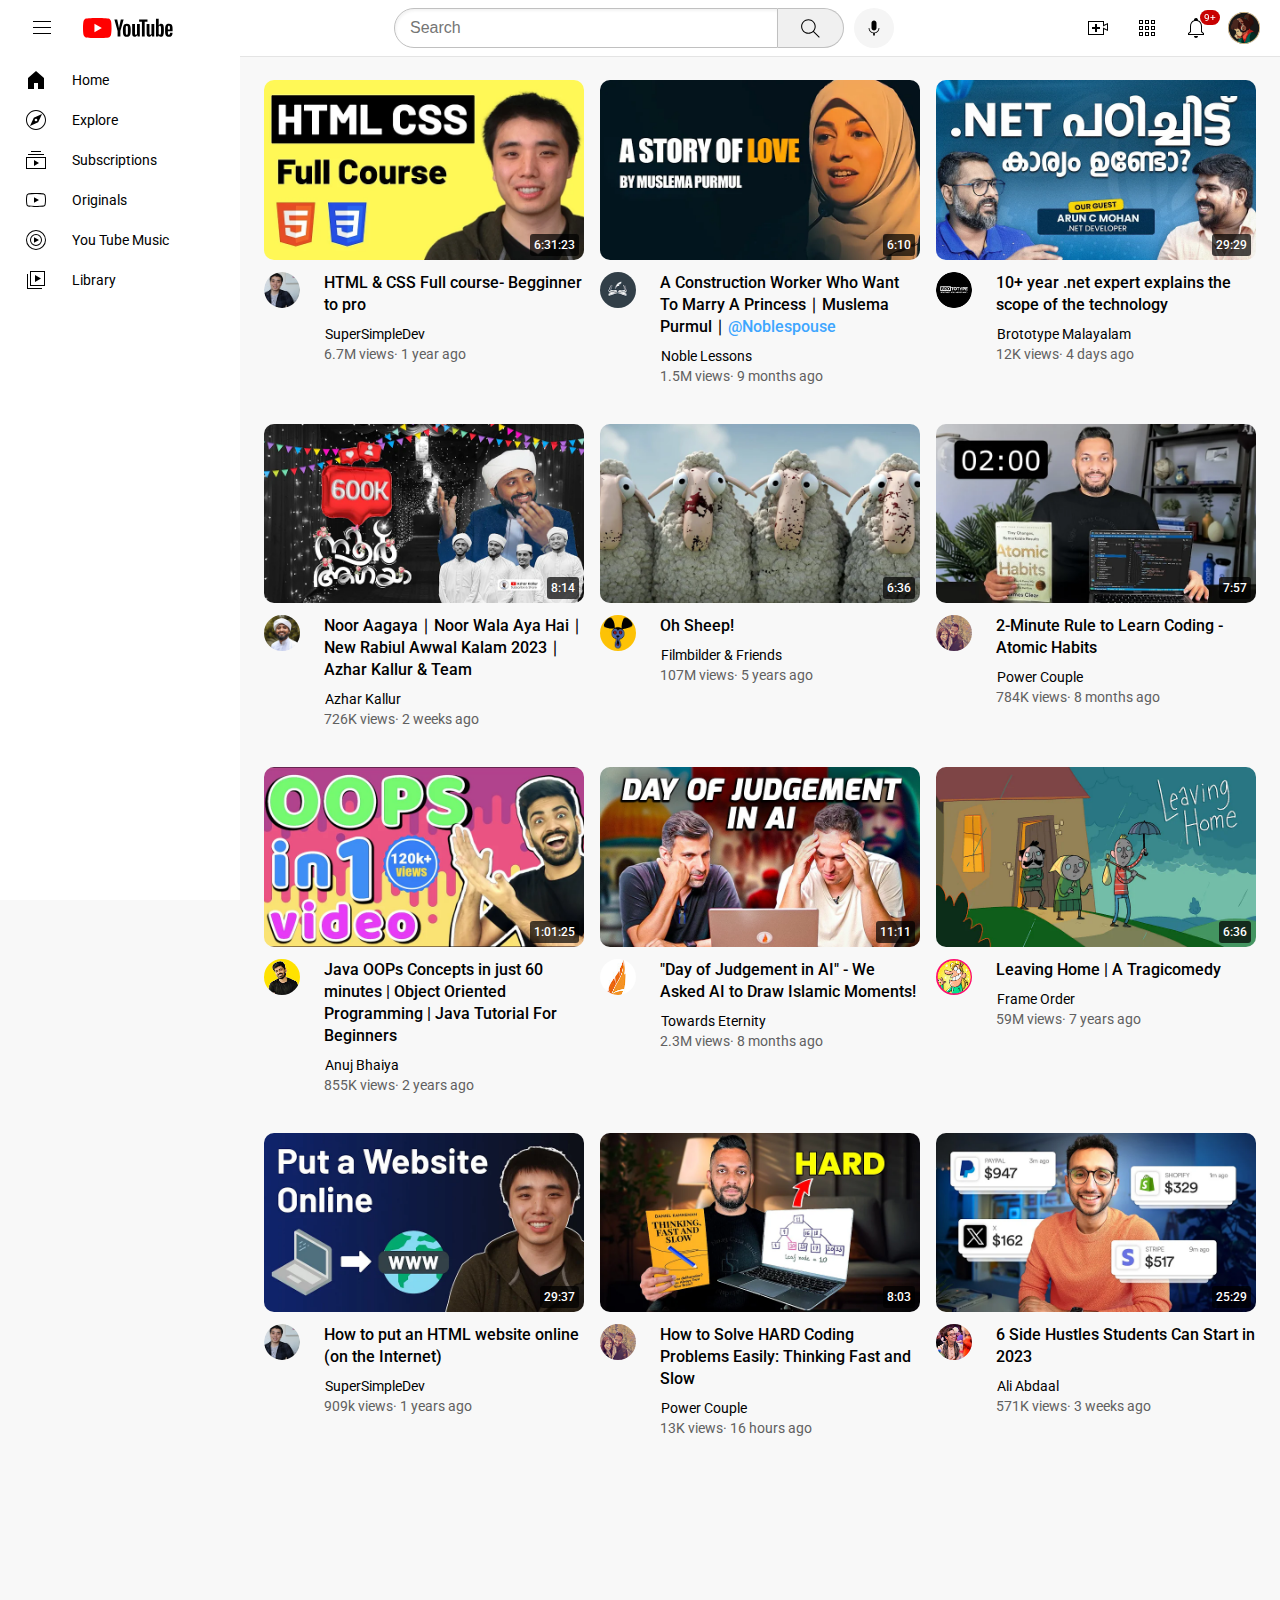
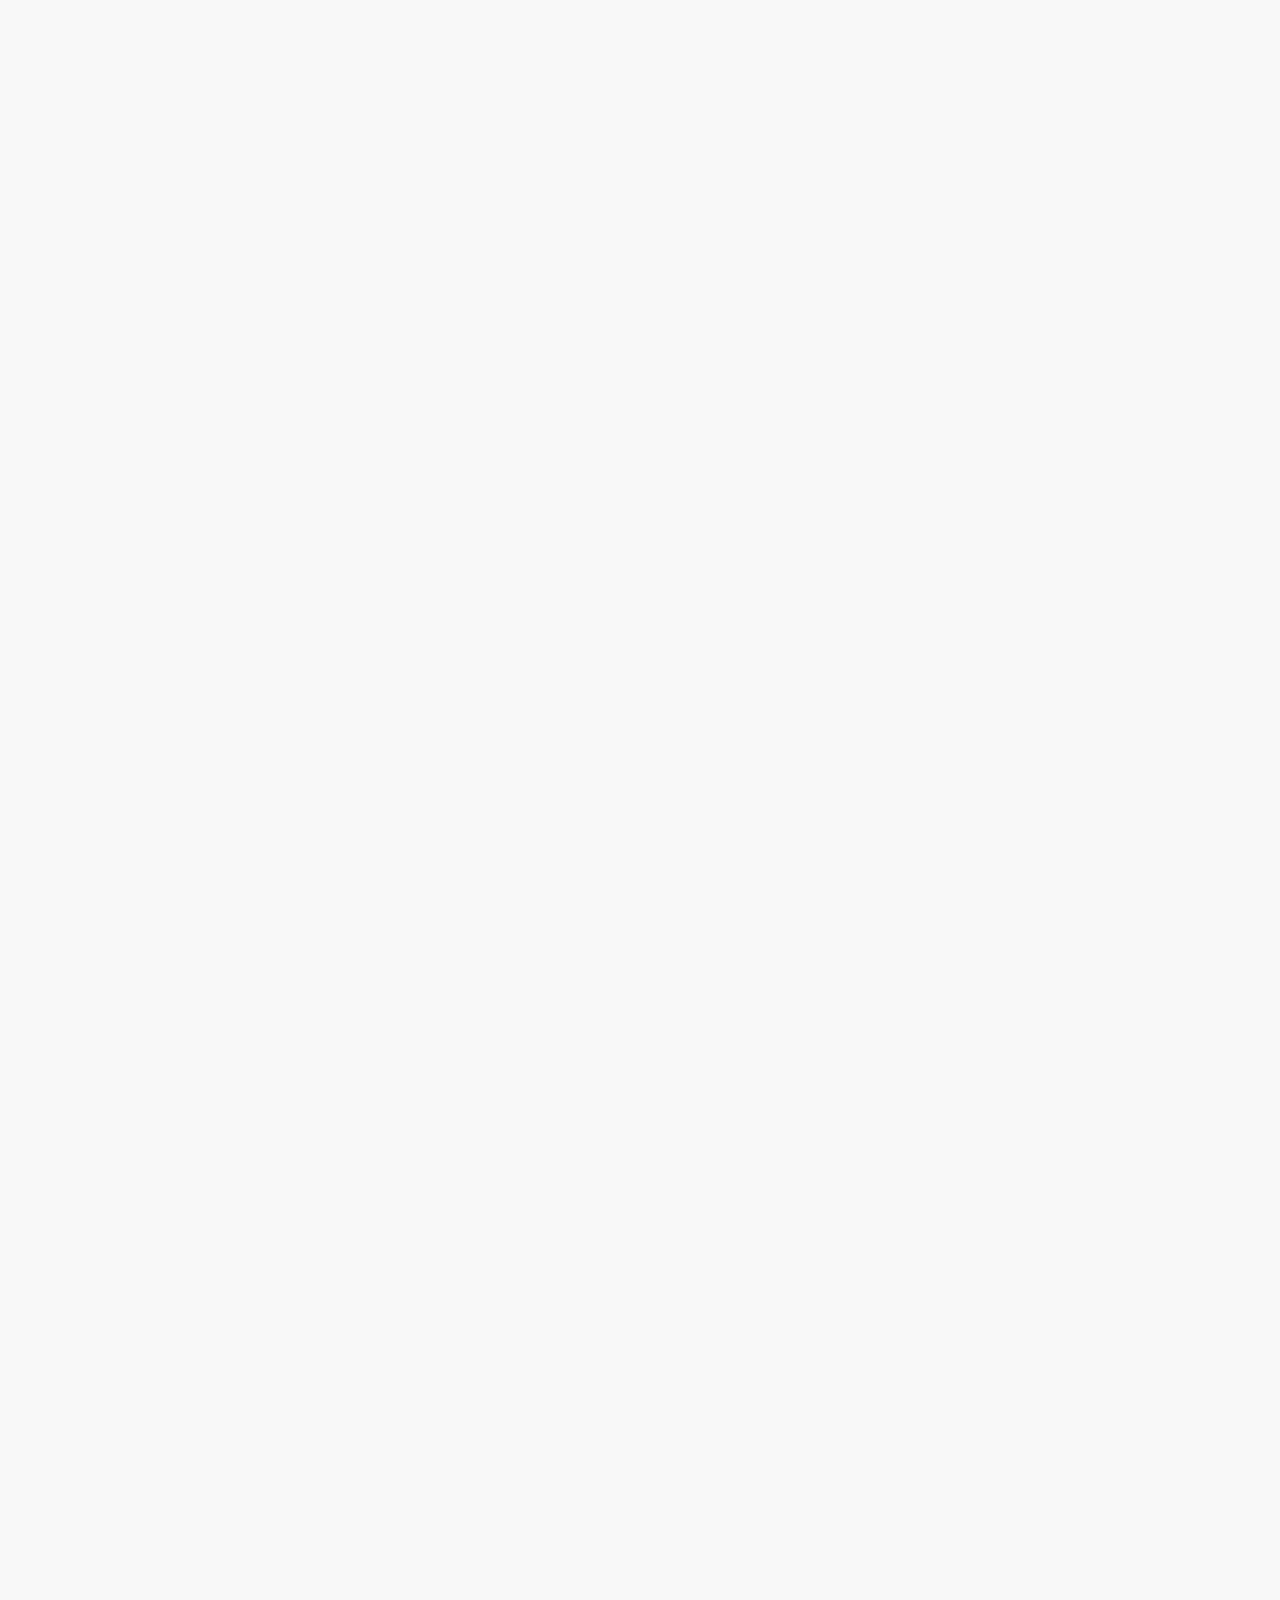
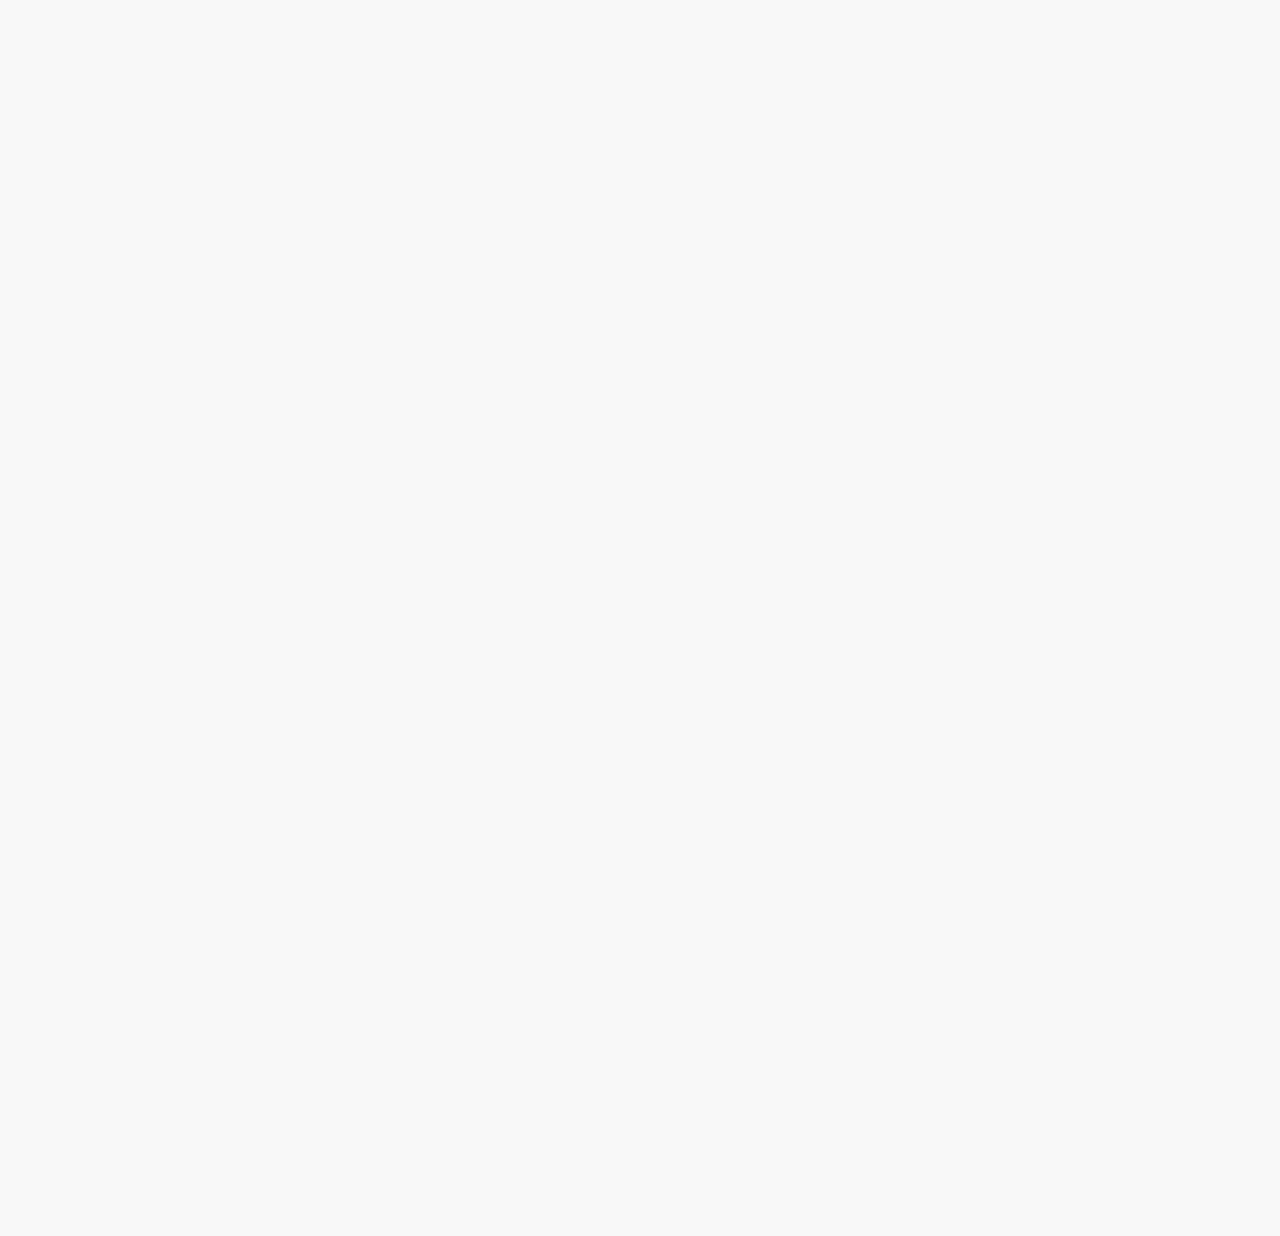
<file: index.html>
<!DOCTYPE html>
<html>
  <head>
    <meta charset="UTF-8">
    <meta name="viewport" content="width=device-width, initial-scale=1.0">
    <meta name="keyword" content="HTML,CSS,sample YouTube homepage">
    <meta name="author" content="Fathima Sakkiya">
    <title>YouTube clone sample.com </title>

    <link rel="preconnect" href="https://fonts.googleapis.com">
<link rel="preconnect" href="https://fonts.gstatic.com" crossorigin>
<link href="https://fonts.googleapis.com/css2?family=Roboto:wght@400;500;700&display=swap" rel="stylesheet">

   <link rel="stylesheet" href="styles-youtube/general.css">
   <link rel="stylesheet" href="styles-youtube/header.css">
   <link rel="stylesheet" href="styles-youtube/video.css">
   <link rel="stylesheet" href="styles-youtube/sidebar.css">
  </head>
  
  <body >
    <div class="Exceirs-YouTube">

    <header class="header">
      <div class="left-section">
        <button class="humburger-menu-container">
          <img class="humburger-menu" src="icons/menu-bar.svg">
        </button>
        
        
        <!--put position absolute inside positon relative -->
        <a href="https://www.youtube.com/">
          <div class="youtube-logo-container">
            <img class="youtube-logo" src="icons/youtube-logo.svg">
            <div class="tooltip">YouTube Home</div>
          </div>
          
        </a>
        <!--comments closed-->

      </div>
      <div class="middle-section" >
        <input class="search-bar" type="text" placeholder="Search">
        <button class="search-button">
          <img class="search-icon" src="icons/search.svg" >
          <div class="tooltip">Search</div>
        </button>
        <!--put position absolute inside positon relative -->
        <button class="voice-search-button">
          <img class="voice-search-icon" src="icons/voice-search-icon.svg" >
          <div class="tooltip">Search with your voice</div>
        </button>
        <!--comments-->
      </div>
      <div  class="right-section">
        <div class="upload-icon-container">
          <img class="upload-icon" src="icons/upload.svg">
          <div class="tooltip">Create</div>
        </div>
        <div class="youtube-apps-container">
          <img class="youtube-apps-icon" src="icons/youtube-apps.svg">
          <div class="tooltip">YouTube Apps</div>
        </div>
        
        <div class="notifications-icon-container">
          
          <img  class="notifications-icon" src="icons/notifications.svg">
          <div class="tooltip">Notifications</div>
          <div class="notifications-count">9+</div>
        </div>
        
        <img class="current-user-pic" src="channel-img/profile-yt.jpg">
      </div>
      
    </header>
      
    <nav class="sidebar">
      <div class="sidebar-link">
        <img src="icons/home.svg">
        <div class="sidebar-icon-name">Home</div>
      </div>
      <div class="sidebar-link">
        <img src="icons/explore.svg">
        <div class="sidebar-icon-name" >Explore</div>
      </div>
      <div class="sidebar-link">
        <img src="icons/subscriptions.svg">
        <div class="sidebar-icon-name">Subscriptions</div>
      </div>
      <div class="sidebar-link">
        <img src="icons/originals.svg">
        <div class="sidebar-icon-name" >Originals</div>
      </div>
      <div class="sidebar-link">
        <img src="icons/youtube-music.svg">
        <div class="sidebar-icon-name" >You Tube Music</div>
      </div>
      <div class="sidebar-link">
        <img src="icons/library.svg">
        <div class="sidebar-icon-name">Library</div>
        
      </div>
   

    </nav>
  <main>
    <section class="video-grid">

      <div class="video-preview">
        <div class="thumbnail-row">
          <a href="https://youtu.be/G3e-cpL7ofc?si=dAtR6Ly57txQZwmR">
            <img class="thumbnail" src="thumbnails/super simple 1.webp ";>
          </a>

          <div class="video-time"> 6:31:23 </div>
        </div>


        <div class="channel-info-grid">

          <div class="channel-picture">
            <a href="https://www.youtube.com/@SuperSimpleDev">
              <img class="profile-picture" src="channel-img/simple-channel-1.jpg" ></a>
          </div>

        <div class="video-info">
          <p class="video-title">
           <a href="https://youtu.be/G3e-cpL7ofc?si=dAtR6Ly57txQZwmR">
            HTML &amp; CSS Full course&#45; Begginner to pro</a> 
          </p>
      
          <p class="video-author">
            <a href="https://www.youtube.com/@SuperSimpleDev">
              SuperSimpleDev
            </a>
          </p>
      
          <P class="video-stats">
            6.7M views&#183; 1 year ago
          </P>

        </div>
        
        </div>
        
      </div>

      <div class="video-preview">
        <div class="thumbnail-row">
          <a href="https://youtu.be/qNEKkmrOSyg?si=mNLbjndTtbACgZ30">
            <img class="thumbnail" src="thumbnails/story of thumbnail 2.webp ";>
          </a>
          <div class="video-time"> 6:10 </div>
        </div>


        <div class="channel-info-grid">

          <div class="channel-picture">
            <a href="https://www.youtube.com/@Noblelessons">
              <img class="profile-picture" src="channel-img/channel-picture-2-love.jpg" >
            </a>
          </div>

        <div class="video-info">
          <p class="video-title">
            <a href="https://youtu.be/qNEKkmrOSyg?si=mNLbjndTtbACgZ30">
              A Construction Worker Who Want To Marry A Princess &#8739; Muslema Purmul &#8739;
            </a> <a href="https://www.youtube.com/@Noblespouse"> <span class="noblespouse"> @Noblespouse </span></a>
          </p>
      
          <p class="video-author">
            <a href="https://www.youtube.com/@Noblelessons">Noble Lessons</a>
          </p>
      
          <P class="video-stats">
            1.5M views&#183; 9 months ago
          </P>

        </div>
        
        </div>
        
      </div>

      <div class="video-preview">
        <div class="thumbnail-row">
          <a href="https://youtu.be/qA13mPWmSOk?si=LmSheNiW_Wjed7RJ">
            <img class="thumbnail" src="thumbnails/net brototype 3.webp ";>
          </a>
          <div class="video-time"> 29:29 </div>
        </div>


        <div class="channel-info-grid">

          <div class="channel-picture">
            <a href="https://www.youtube.com/@BrototypeMalayalam">
              <img class="profile-picture" src="channel-img/channel-pic-2-brototype.jpg" >
            </a>
          </div>

        <div class="video-info">
          <p class="video-title">
            <a href="https://youtu.be/qA13mPWmSOk?si=LmSheNiW_Wjed7RJ">
              10&#43; year .net expert explains the scope of the technology
            </a>
          </p>
      
          <p class="video-author">
            
            <a href="https://www.youtube.com/@BrototypeMalayalam">

              Brototype Malayalam
            </a>

          </p>
      
          <P class="video-stats">
             12K views&#183;  4 days ago
          </P>

        </div>
        
        </div>
        
      </div>

      <div class="video-preview">
        <div class="thumbnail-row">
          <a href="https://youtu.be/rfasJx0Lo94?si=NZeavdXzA1iKu6aL">
            <img class="thumbnail" src="thumbnails/azhar 4.webp ";>
          </a>
          
          <div class="video-time"> 8:14 </div>
        </div>


        <div class="channel-info-grid">

          <div class="channel-picture">
            <a href="https://www.youtube.com/@azhar_kallur">
              <img class="profile-picture" src="channel-img/channel-pic-4-azhar.jpg" >
            </a>
          </div>

        <div class="video-info">
          <p class="video-title">
            <a href="https://youtu.be/rfasJx0Lo94?si=NZeavdXzA1iKu6aL">
              Noor Aagaya &#8739; Noor Wala Aya Hai &#8739; New Rabiul Awwal Kalam 2023 &#8739; Azhar Kallur &amp; Team
            </a>
            
          </p>
      
          <p class="video-author">
            <a href="https://www.youtube.com/@azhar_kallur">Azhar Kallur</a>
          </p>
      
          <P class="video-stats">
             726K views&#183; 2 weeks ago
          </P>

        </div>
        
        </div>
        
      </div>

      <div class="video-preview">
        <div class="thumbnail-row">
          <a href="https://youtu.be/sY5MmhLQBng?si=DZruZsVz-9sCNR1y">
            <img class="thumbnail" src="thumbnails/oh sheep 5.webp ";>
          </a>
          
          <div class="video-time"> 6:36 </div>
        </div>


        <div class="channel-info-grid">

          <div class="channel-picture">
            <a href="https://www.youtube.com/@filmbilder">
              <img class="profile-picture" src="channel-img/channel-pic-5-oh-sheep.jpg" >
            </a>
          </div>

        <div class="video-info">
          <p class="video-title">
            <a href="https://youtu.be/sY5MmhLQBng?si=DZruZsVz-9sCNR1y">Oh Sheep!</a>
          </p>
      
          <p class="video-author">
            
            <a href="https://www.youtube.com/@filmbilder">Filmbilder & Friends</a>
          </p>
      
          <P class="video-stats">
             107M views&#183; 5 years ago
          </P>

        </div>
        
        </div>
        
      </div>

      <div class="video-preview">
        <div class="thumbnail-row">
          <a href="https://youtu.be/25RdTDN2Trg?si=Cnbe5jwpaAMyYQXh">
            <img class="thumbnail" src="thumbnails/power couple 6.webp ";>
          </a>
          <div class="video-time"> 7:57 </div>
        </div>


        <div class="channel-info-grid">

          <div class="channel-picture">
            <a href="https://www.youtube.com/@Power_Couple">
              <img class="profile-picture" src="channel-img/channel-pic-6-powercouple.jpg"; >
            </a>
          </div>

        <div class="video-info">
          <p class="video-title">
            <a href="https://youtu.be/25RdTDN2Trg?si=Cnbe5jwpaAMyYQXh">
              2-Minute Rule to Learn Coding - Atomic Habits
            </a>
          </p>
      
          <p class="video-author">
          <a href="https://www.youtube.com/@Power_Couple">
            Power Couple
          </a> 
          </p>
      
          <P class="video-stats">
            784K views&#183;  8 months ago
          </P>

        </div>
        
        </div>
        
      </div>

      <div class="video-preview">
        <div class="thumbnail-row">
          <a href="https://youtu.be/a199KZGMNxk?si=rZs6akWtglWHZSCa">
            <img class="thumbnail" src="thumbnails/opps-7.webp ";>
          </a>
          
          <div class="video-time"> 1:01:25 </div>
        </div>


        <div class="channel-info-grid">

          <div class="channel-picture">
            <a href="https://www.youtube.com/@AnujBhaiya">
              <img class="profile-picture" src="channel-img/channel-pic-7-opps.jpg"; >
            </a>
          </div>

        <div class="video-info">
          <p class="video-title">
            <a href="https://youtu.be/a199KZGMNxk?si=rZs6akWtglWHZSCa">
              Java OOPs Concepts in just 60 minutes | Object Oriented Programming | Java Tutorial For Beginners
            </a>
          </p>
      
          <p class="video-author">
            <a href="https://www.youtube.com/@AnujBhaiya">Anuj Bhaiya</a>

          </p>
      
          <P class="video-stats">
             855K views&#183;  2 years ago
          </P>

        </div>
        
        </div>
        
      </div>

      <div class="video-preview">
        <div class="thumbnail-row">
          <a href="https://youtu.be/EZB9VWib2WE?si=UECELo0RRVyOg8P0">
            <img class="thumbnail" src="thumbnails/towards-8.webp ";>
          </a>
          <div class="video-time"> 11:11 </div>
        </div>


        <div class="channel-info-grid">

          <div class="channel-picture">
            <a href="https://www.youtube.com/@TowardsEternity">
              <img class="profile-picture" src="channel-img/channel-pic-8.jpg"; >
            </a>
          </div>

        <div class="video-info">
          <p class="video-title">
           <a href="https://youtu.be/EZB9VWib2WE?si=UECELo0RRVyOg8P0">
            "Day of Judgement in AI" - We Asked AI to Draw Islamic Moments!
           </a>
          </p>
      
          <p class="video-author">
            <a href="https://www.youtube.com/@TowardsEternity">
              Towards Eternity
            </a>


          </p>
      
          <P class="video-stats">
              2.3M views&#183;  8 months ago
          </P>

        </div>
        
        </div>
        
      </div>

      <div class="video-preview">
        <div class="thumbnail-row">
          <a href="https://youtu.be/nTB61iR6cVQ?si=7ixU7VoeyFRy7syq">
            <img class="thumbnail" src="thumbnails/leaving-9.webp ";>
          </a>
          
          <div class="video-time"> 6:36 </div>
        </div>


        <div class="channel-info-grid">

          <div class="channel-picture">
            <a href="https://www.youtube.com/@frameorder">
              <img class="profile-picture" src="channel-img/channel-pic-9.jpg"; >
            </a>
          </div>

        <div class="video-info">
          <p class="video-title">
            <a href="https://youtu.be/nTB61iR6cVQ?si=7ixU7VoeyFRy7syq">
              Leaving Home | A Tragicomedy
            </a>
          </p>
      
          <p class="video-author">
           <a href="https://www.youtube.com/@frameorder">
          Frame Order
           </a>
          </p>
      
          <P class="video-stats">
               59M views&#183;  7 years ago
          </P>

        </div>
        
        </div>
        
      </div>

      <div class="video-preview">
        <div class="thumbnail-row">
          <a href="https://youtu.be/p1QU3kLFPdg?si=t10Ok_b3tKhFN7qf">
            <img class="thumbnail" src="thumbnails/host-10-supersimple.webp ";>
          </a>
          
          <div class="video-time"> 29:37 </div>
        </div>


        <div class="channel-info-grid">

          <div class="channel-picture">
            <a href="https://www.youtube.com/@SuperSimpleDev">
              <img class="profile-picture" src="channel-img/simple-channel-1.jpg" ></a>
          </div>

        <div class="video-info">
          <p class="video-title">
            <a href="https://youtu.be/p1QU3kLFPdg?si=t10Ok_b3tKhFN7qf">
              How to put an HTML website online (on the Internet)
            </a>
          </p>
      
          <p class="video-author">
            <a href="https://www.youtube.com/@SuperSimpleDev">
              SuperSimpleDev
            </a>
          </p>
      
          <P class="video-stats">
               909k views&#183;  1 years ago
          </P>

        </div>
        
        </div>
        
      </div>

      <div class="video-preview">
        <div class="thumbnail-row">
          <a href="https://youtu.be/43i7fk4V74s?si=uVqTCj9bYQKxgvOC">
            <img class="thumbnail" src="thumbnails/power-11.webp ";>
          </a>
          <div class="video-time"> 8:03 </div>
        </div>


        <div class="channel-info-grid">

          <div class="channel-picture">
            <a href="https://www.youtube.com/@Power_Couple">
              <img class="profile-picture" src="channel-img/channel-pic-6-powercouple.jpg"; >
            </a>
          </div>

        <div class="video-info">
          <p class="video-title">
            <a href="https://youtu.be/43i7fk4V74s?si=uVqTCj9bYQKxgvOC">
              How to Solve HARD Coding Problems Easily: Thinking Fast and Slow
            </a>
          </p>
      
          <p class="video-author">
          <a href="https://www.youtube.com/@Power_Couple">
            Power Couple
          </a> 
          </p>
      
          <P class="video-stats">
            13K views&#183;  16 hours ago
          </P>

        </div>
        
        </div>
        
      </div>

      <div class="video-preview">
        <div class="thumbnail-row">
          <a href="https://youtu.be/-ZscZv-IMyI?si=b8pv1n-xsldPWTMf">
            <img class="thumbnail" src="thumbnails/ali-12.webp ";>
          </a>
          <div class="video-time"> 25:29 </div>
        </div>


        <div class="channel-info-grid">

          <div class="channel-picture">
            <a href="https://www.youtube.com/@aliabdaal">
              <img class="profile-picture" src="channel-img/aliabdal.jpg"; >
            </a>
          </div>

        <div class="video-info">
          <p class="video-title">
            <a href="https://youtu.be/-ZscZv-IMyI?si=b8pv1n-xsldPWTMf">
              6 Side Hustles Students Can Start in 2023
            </a>
          </p>
      
          <p class="video-author">
          <a href="https://www.youtube.com/@aliabdaal">
            Ali Abdaal
          </a> 
          </p>
      
          <P class="video-stats">
              571K views&#183;  3 weeks ago
          </P>

        </div>
        
        </div>
        
      </div>


    </section>
  </main>

</div>
      
  </body>
</html>
</file>
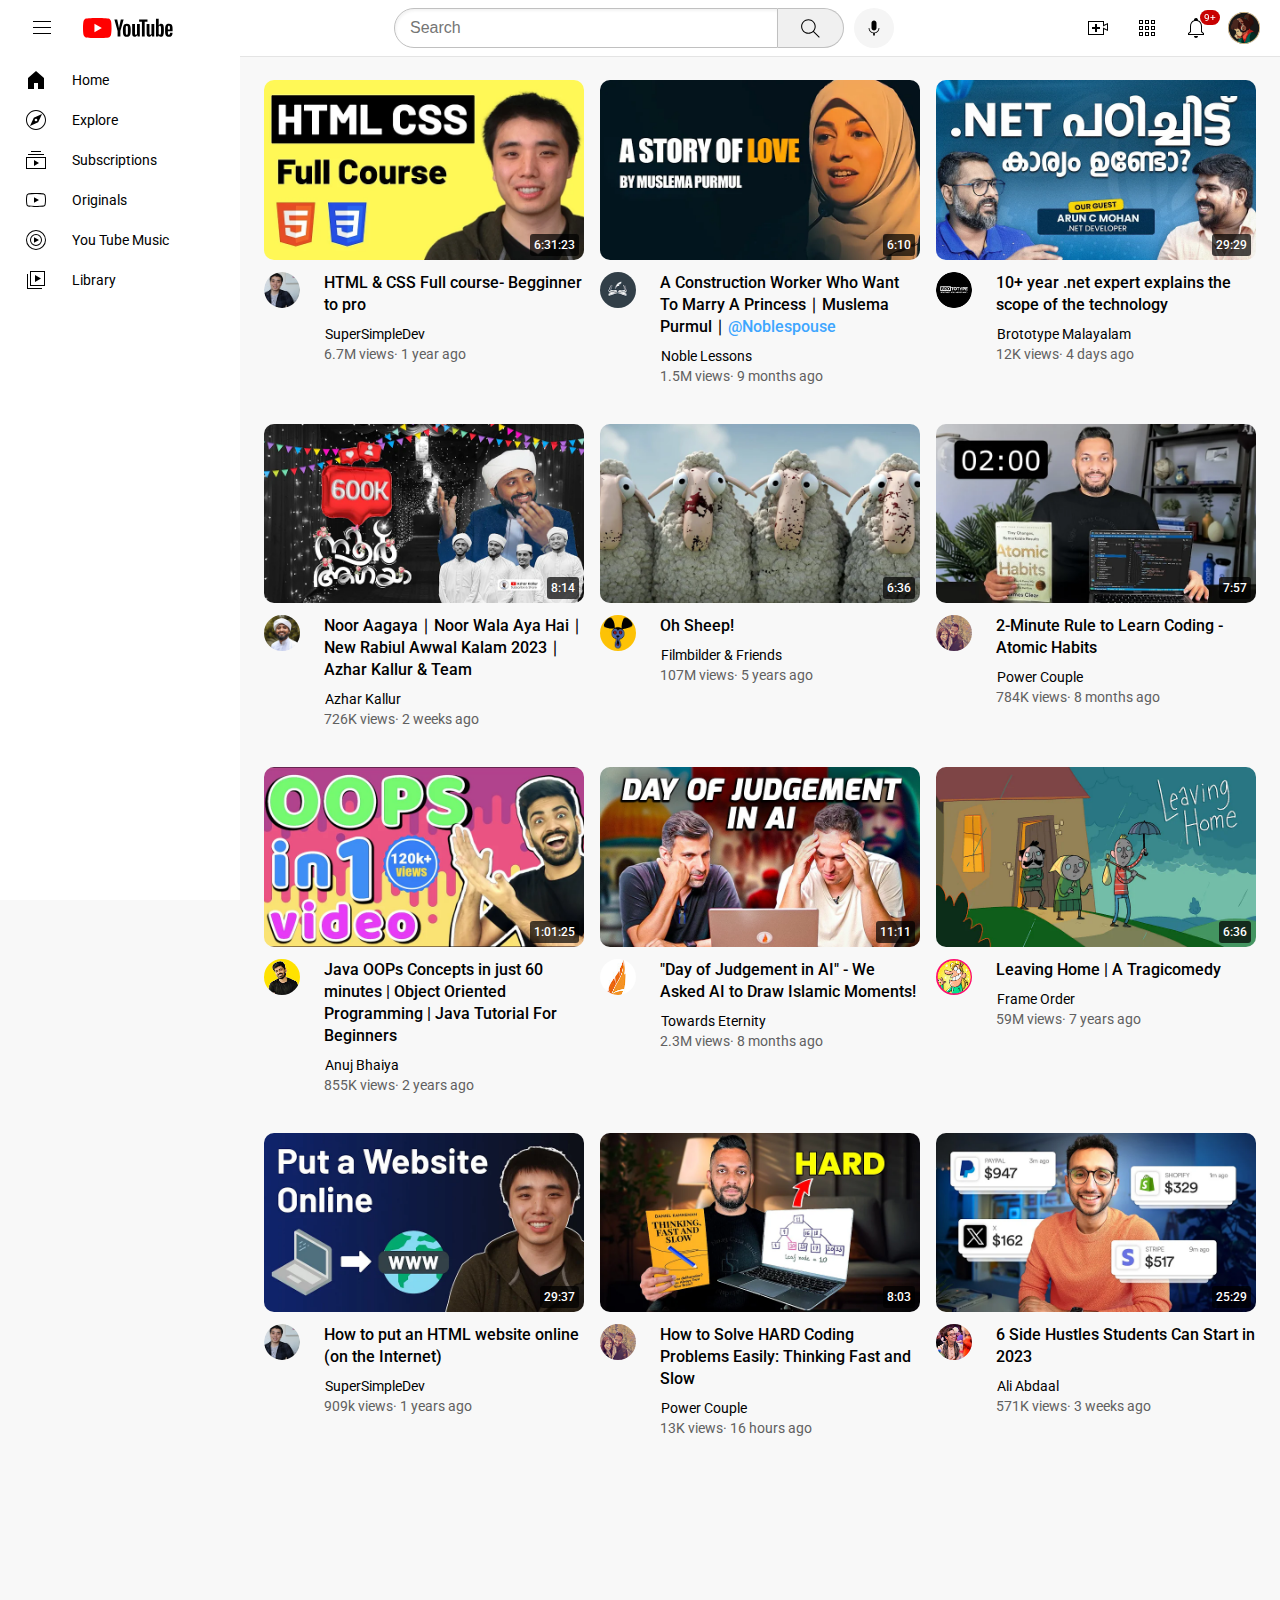
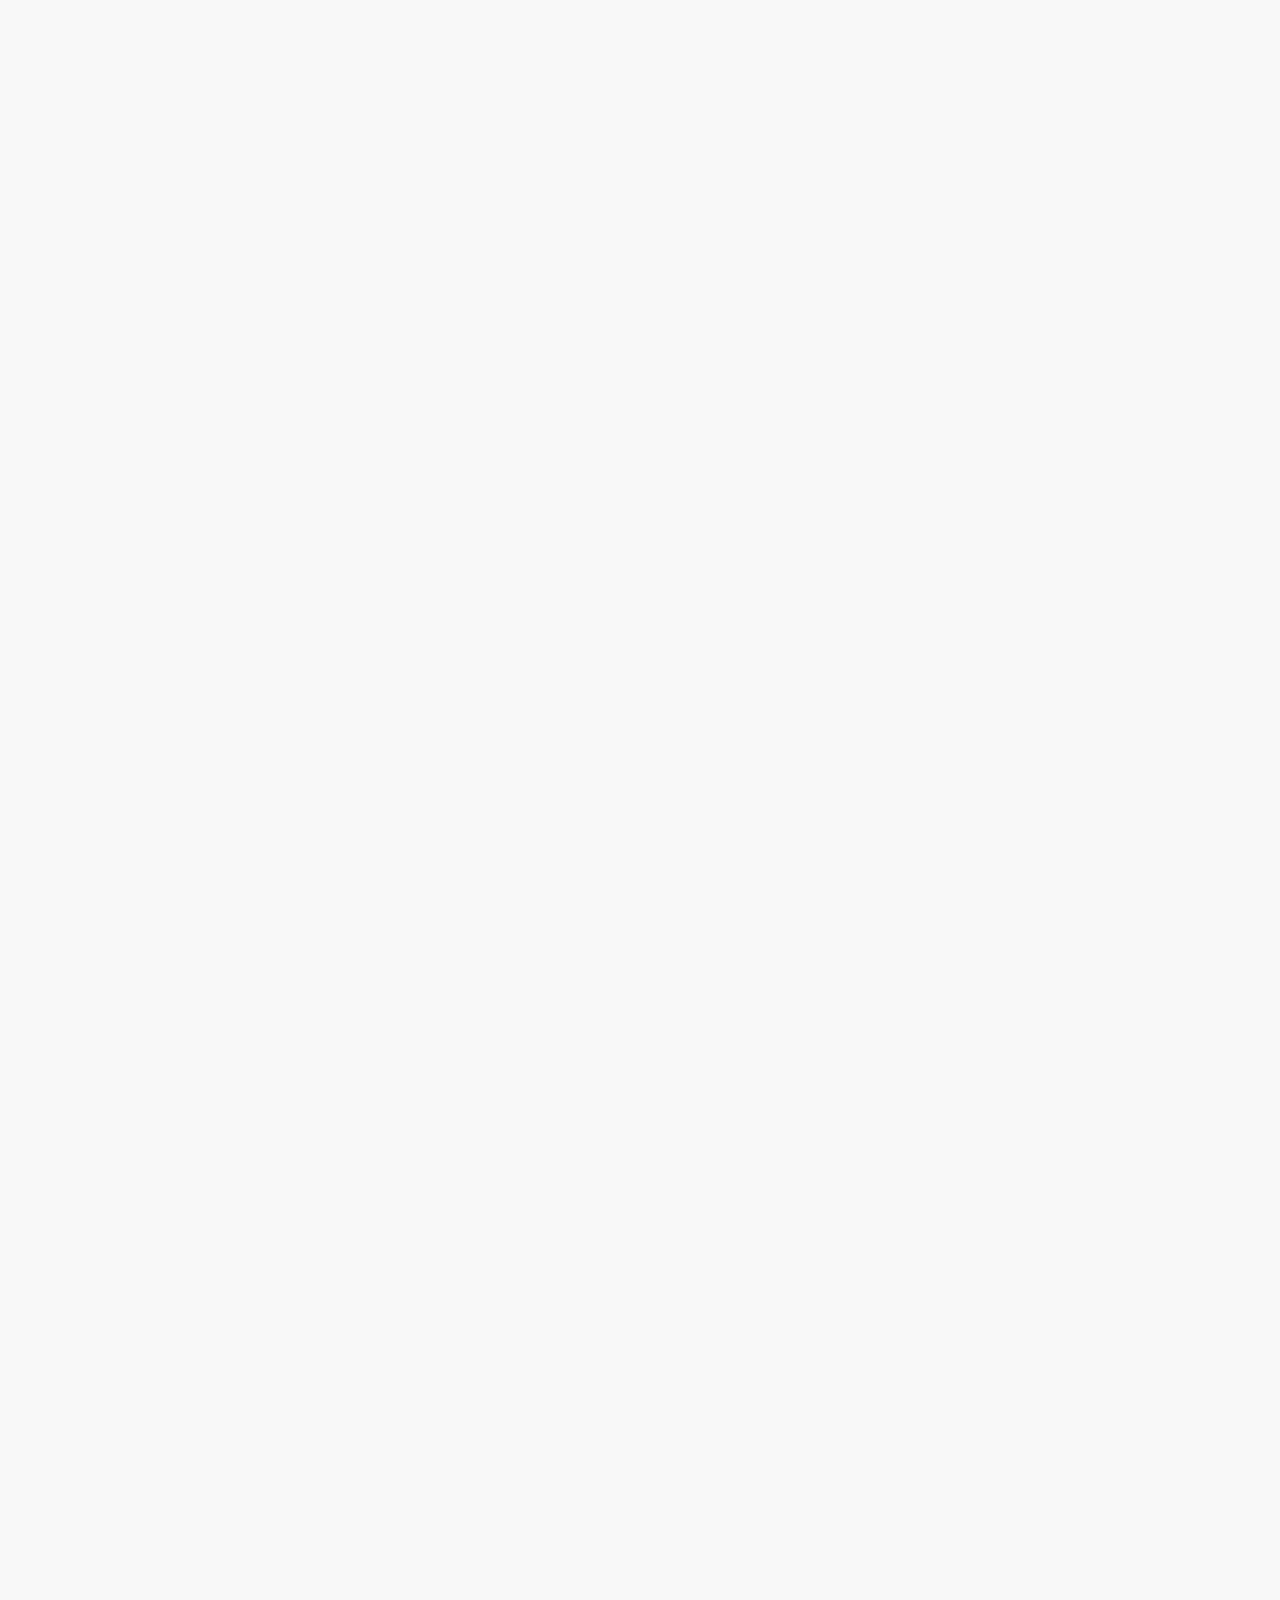
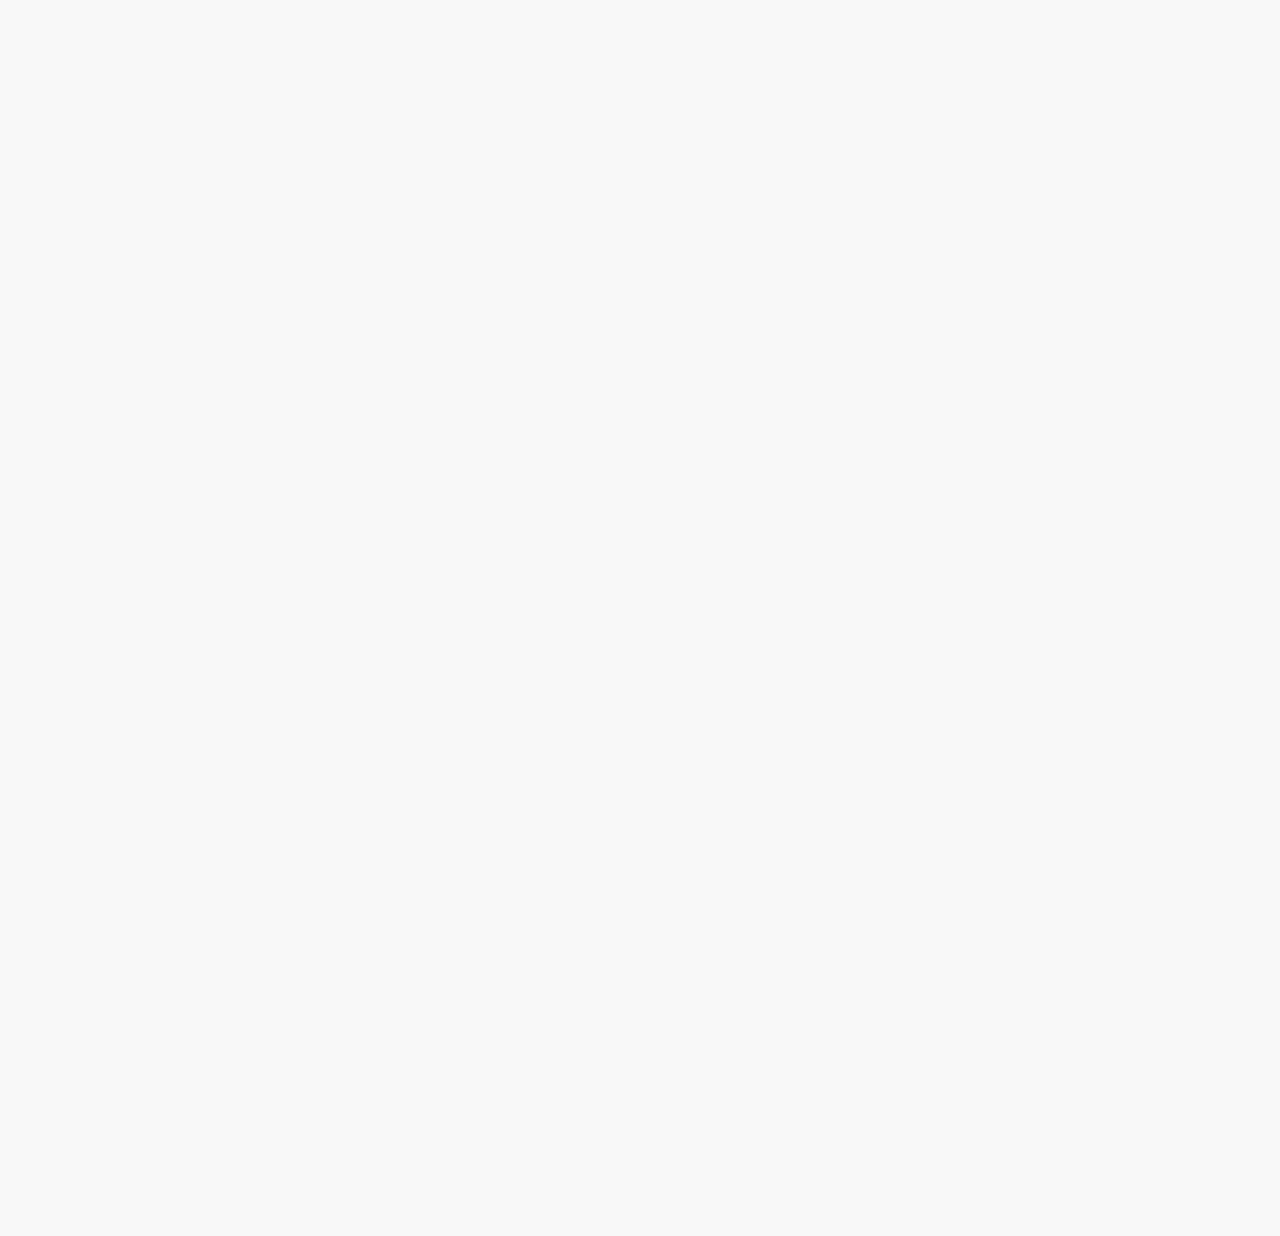
<file: youtube Sakkiya.html>
<!DOCTYPE html>
<html>
  <head>
    <meta charset="UTF-8">
    <meta name="viewreport" content="width=device-width, initial-scale=1.0">
    <meta name="keyword" content="HTML,CSS,sample YouTube homepage">
    <meta name="author" content="Fathima Sakkiya">
    <title>YouTube clone sample.com </title>

    <link rel="preconnect" href="https://fonts.googleapis.com">
<link rel="preconnect" href="https://fonts.gstatic.com" crossorigin>
<link href="https://fonts.googleapis.com/css2?family=Roboto:wght@400;500;700&display=swap" rel="stylesheet">

   <link rel="stylesheet" href="styles-youtube/general.css">
   <link rel="stylesheet" href="styles-youtube/header.css">
   <link rel="stylesheet" href="styles-youtube/video.css">
   <link rel="stylesheet" href="styles-youtube/sidebar.css">
  </head>
  
  <body >
    <div class="Exceirs-YouTube">

    <header class="header">
      <div class="left-section">
        <button class="humburger-menu-container">
          <img class="humburger-menu" src="icons/menu-bar.svg">
        </button>
        
        
        <!--put position absolute inside positon relative -->
        <a href="https://www.youtube.com/">
          <div class="youtube-logo-container">
            <img class="youtube-logo" src="icons/youtube-logo.svg">
            <div class="tooltip">YouTube Home</div>
          </div>
          
        </a>
        <!--comments closed-->

      </div>
      <div class="middle-section" >
        <input class="search-bar" type="text" placeholder="Search">
        <button class="search-button">
          <img class="search-icon" src="icons/search.svg" >
          <div class="tooltip">Search</div>
        </button>
        <!--put position absolute inside positon relative -->
        <button class="voice-search-button">
          <img class="voice-search-icon" src="icons/voice-search-icon.svg" >
          <div class="tooltip">Search with your voice</div>
        </button>
        <!--comments-->
      </div>
      <div  class="right-section">
        <div class="upload-icon-container">
          <img class="upload-icon" src="icons/upload.svg">
          <div class="tooltip">Create</div>
        </div>
        <div class="youtube-apps-container">
          <img class="youtube-apps-icon" src="icons/youtube-apps.svg">
          <div class="tooltip">YouTube Apps</div>
        </div>
        
        <div class="notifications-icon-container">
          
          <img  class="notifications-icon" src="icons/notifications.svg">
          <div class="tooltip">Notifications</div>
          <div class="notifications-count">9+</div>
        </div>
        
        <img class="current-user-pic" src="channel-img/profile-yt.jpg">
      </div>
      
    </header>
      
    <nav class="sidebar">
      <div class="sidebar-link">
        <img src="icons/home.svg">
        <div class="sidebar-icon-name">Home</div>
      </div>
      <div class="sidebar-link">
        <img src="icons/explore.svg">
        <div class="sidebar-icon-name" >Explore</div>
      </div>
      <div class="sidebar-link">
        <img src="icons/subscriptions.svg">
        <div class="sidebar-icon-name">Subscriptions</div>
      </div>
      <div class="sidebar-link">
        <img src="icons/originals.svg">
        <div class="sidebar-icon-name" >Originals</div>
      </div>
      <div class="sidebar-link">
        <img src="icons/youtube-music.svg">
        <div class="sidebar-icon-name" >You Tube Music</div>
      </div>
      <div class="sidebar-link">
        <img src="icons/library.svg">
        <div class="sidebar-icon-name">Library</div>
        
      </div>
   

    </nav>
  <main>
    <section class="video-grid">

      <div class="video-preview">
        <div class="thumbnail-row">
          <a href="https://youtu.be/G3e-cpL7ofc?si=dAtR6Ly57txQZwmR">
            <img class="thumbnail" src="thumbnails/super simple 1.webp ";>
          </a>

          <div class="video-time"> 6:31:23 </div>
        </div>


        <div class="channel-info-grid">

          <div class="channel-picture">
            <a href="https://www.youtube.com/@SuperSimpleDev">
              <img class="profile-picture" src="channel-img/simple-channel-1.jpg" ></a>
          </div>

        <div class="video-info">
          <p class="video-title">
           <a href="https://youtu.be/G3e-cpL7ofc?si=dAtR6Ly57txQZwmR">
            HTML &amp; CSS Full course&#45; Begginner to pro</a> 
          </p>
      
          <p class="video-author">
            <a href="https://www.youtube.com/@SuperSimpleDev">
              SuperSimpleDev
            </a>
          </p>
      
          <P class="video-stats">
            6.7M views&#183; 1 year ago
          </P>

        </div>
        
        </div>
        
      </div>

      <div class="video-preview">
        <div class="thumbnail-row">
          <a href="https://youtu.be/qNEKkmrOSyg?si=mNLbjndTtbACgZ30">
            <img class="thumbnail" src="thumbnails/story of thumbnail 2.webp ";>
          </a>
          <div class="video-time"> 6:10 </div>
        </div>


        <div class="channel-info-grid">

          <div class="channel-picture">
            <a href="https://www.youtube.com/@Noblelessons">
              <img class="profile-picture" src="channel-img/channel-picture-2-love.jpg" >
            </a>
          </div>

        <div class="video-info">
          <p class="video-title">
            <a href="https://youtu.be/qNEKkmrOSyg?si=mNLbjndTtbACgZ30">
              A Construction Worker Who Want To Marry A Princess &#8739; Muslema Purmul &#8739;
            </a> <a href="https://www.youtube.com/@Noblespouse"> <span class="noblespouse"> @Noblespouse </span></a>
          </p>
      
          <p class="video-author">
            <a href="https://www.youtube.com/@Noblelessons">Noble Lessons</a>
          </p>
      
          <P class="video-stats">
            1.5M views&#183; 9 months ago
          </P>

        </div>
        
        </div>
        
      </div>

      <div class="video-preview">
        <div class="thumbnail-row">
          <a href="https://youtu.be/qA13mPWmSOk?si=LmSheNiW_Wjed7RJ">
            <img class="thumbnail" src="thumbnails/net brototype 3.webp ";>
          </a>
          <div class="video-time"> 29:29 </div>
        </div>


        <div class="channel-info-grid">

          <div class="channel-picture">
            <a href="https://www.youtube.com/@BrototypeMalayalam">
              <img class="profile-picture" src="channel-img/channel-pic-2-brototype.jpg" >
            </a>
          </div>

        <div class="video-info">
          <p class="video-title">
            <a href="https://youtu.be/qA13mPWmSOk?si=LmSheNiW_Wjed7RJ">
              10&#43; year .net expert explains the scope of the technology
            </a>
          </p>
      
          <p class="video-author">
            
            <a href="https://www.youtube.com/@BrototypeMalayalam">

              Brototype Malayalam
            </a>

          </p>
      
          <P class="video-stats">
             12K views&#183;  4 days ago
          </P>

        </div>
        
        </div>
        
      </div>

      <div class="video-preview">
        <div class="thumbnail-row">
          <a href="https://youtu.be/rfasJx0Lo94?si=NZeavdXzA1iKu6aL">
            <img class="thumbnail" src="thumbnails/azhar 4.webp ";>
          </a>
          
          <div class="video-time"> 8:14 </div>
        </div>


        <div class="channel-info-grid">

          <div class="channel-picture">
            <a href="https://www.youtube.com/@azhar_kallur">
              <img class="profile-picture" src="channel-img/channel-pic-4-azhar.jpg" >
            </a>
          </div>

        <div class="video-info">
          <p class="video-title">
            <a href="https://youtu.be/rfasJx0Lo94?si=NZeavdXzA1iKu6aL">
              Noor Aagaya &#8739; Noor Wala Aya Hai &#8739; New Rabiul Awwal Kalam 2023 &#8739; Azhar Kallur &amp; Team
            </a>
            
          </p>
      
          <p class="video-author">
            <a href="https://www.youtube.com/@azhar_kallur">Azhar Kallur</a>
          </p>
      
          <P class="video-stats">
             726K views&#183; 2 weeks ago
          </P>

        </div>
        
        </div>
        
      </div>

      <div class="video-preview">
        <div class="thumbnail-row">
          <a href="https://youtu.be/sY5MmhLQBng?si=DZruZsVz-9sCNR1y">
            <img class="thumbnail" src="thumbnails/oh sheep 5.webp ";>
          </a>
          
          <div class="video-time"> 6:36 </div>
        </div>


        <div class="channel-info-grid">

          <div class="channel-picture">
            <a href="https://www.youtube.com/@filmbilder">
              <img class="profile-picture" src="channel-img/channel-pic-5-oh-sheep.jpg" >
            </a>
          </div>

        <div class="video-info">
          <p class="video-title">
            <a href="https://youtu.be/sY5MmhLQBng?si=DZruZsVz-9sCNR1y">Oh Sheep!</a>
          </p>
      
          <p class="video-author">
            
            <a href="https://www.youtube.com/@filmbilder">Filmbilder & Friends</a>
          </p>
      
          <P class="video-stats">
             107M views&#183; 5 years ago
          </P>

        </div>
        
        </div>
        
      </div>

      <div class="video-preview">
        <div class="thumbnail-row">
          <a href="https://youtu.be/25RdTDN2Trg?si=Cnbe5jwpaAMyYQXh">
            <img class="thumbnail" src="thumbnails/power couple 6.webp ";>
          </a>
          <div class="video-time"> 7:57 </div>
        </div>


        <div class="channel-info-grid">

          <div class="channel-picture">
            <a href="https://www.youtube.com/@Power_Couple">
              <img class="profile-picture" src="channel-img/channel-pic-6-powercouple.jpg"; >
            </a>
          </div>

        <div class="video-info">
          <p class="video-title">
            <a href="https://youtu.be/25RdTDN2Trg?si=Cnbe5jwpaAMyYQXh">
              2-Minute Rule to Learn Coding - Atomic Habits
            </a>
          </p>
      
          <p class="video-author">
          <a href="https://www.youtube.com/@Power_Couple">
            Power Couple
          </a> 
          </p>
      
          <P class="video-stats">
            784K views&#183;  8 months ago
          </P>

        </div>
        
        </div>
        
      </div>

      <div class="video-preview">
        <div class="thumbnail-row">
          <a href="https://youtu.be/a199KZGMNxk?si=rZs6akWtglWHZSCa">
            <img class="thumbnail" src="thumbnails/opps-7.webp ";>
          </a>
          
          <div class="video-time"> 1:01:25 </div>
        </div>


        <div class="channel-info-grid">

          <div class="channel-picture">
            <a href="https://www.youtube.com/@AnujBhaiya">
              <img class="profile-picture" src="channel-img/channel-pic-7-opps.jpg"; >
            </a>
          </div>

        <div class="video-info">
          <p class="video-title">
            <a href="https://youtu.be/a199KZGMNxk?si=rZs6akWtglWHZSCa">
              Java OOPs Concepts in just 60 minutes | Object Oriented Programming | Java Tutorial For Beginners
            </a>
          </p>
      
          <p class="video-author">
            <a href="https://www.youtube.com/@AnujBhaiya">Anuj Bhaiya</a>

          </p>
      
          <P class="video-stats">
             855K views&#183;  2 years ago
          </P>

        </div>
        
        </div>
        
      </div>

      <div class="video-preview">
        <div class="thumbnail-row">
          <a href="https://youtu.be/EZB9VWib2WE?si=UECELo0RRVyOg8P0">
            <img class="thumbnail" src="thumbnails/towards-8.webp ";>
          </a>
          <div class="video-time"> 11:11 </div>
        </div>


        <div class="channel-info-grid">

          <div class="channel-picture">
            <a href="https://www.youtube.com/@TowardsEternity">
              <img class="profile-picture" src="channel-img/channel-pic-8.jpg"; >
            </a>
          </div>

        <div class="video-info">
          <p class="video-title">
           <a href="https://youtu.be/EZB9VWib2WE?si=UECELo0RRVyOg8P0">
            "Day of Judgement in AI" - We Asked AI to Draw Islamic Moments!
           </a>
          </p>
      
          <p class="video-author">
            <a href="https://www.youtube.com/@TowardsEternity">
              Towards Eternity
            </a>


          </p>
      
          <P class="video-stats">
              2.3M views&#183;  8 months ago
          </P>

        </div>
        
        </div>
        
      </div>

      <div class="video-preview">
        <div class="thumbnail-row">
          <a href="https://youtu.be/nTB61iR6cVQ?si=7ixU7VoeyFRy7syq">
            <img class="thumbnail" src="thumbnails/leaving-9.webp ";>
          </a>
          
          <div class="video-time"> 6:36 </div>
        </div>


        <div class="channel-info-grid">

          <div class="channel-picture">
            <a href="https://www.youtube.com/@frameorder">
              <img class="profile-picture" src="channel-img/channel-pic-9.jpg"; >
            </a>
          </div>

        <div class="video-info">
          <p class="video-title">
            <a href="https://youtu.be/nTB61iR6cVQ?si=7ixU7VoeyFRy7syq">
              Leaving Home | A Tragicomedy
            </a>
          </p>
      
          <p class="video-author">
           <a href="https://www.youtube.com/@frameorder">
          Frame Order
           </a>
          </p>
      
          <P class="video-stats">
               59M views&#183;  7 years ago
          </P>

        </div>
        
        </div>
        
      </div>

      <div class="video-preview">
        <div class="thumbnail-row">
          <a href="https://youtu.be/p1QU3kLFPdg?si=t10Ok_b3tKhFN7qf">
            <img class="thumbnail" src="thumbnails/host-10-supersimple.webp ";>
          </a>
          
          <div class="video-time"> 29:37 </div>
        </div>


        <div class="channel-info-grid">

          <div class="channel-picture">
            <a href="https://www.youtube.com/@SuperSimpleDev">
              <img class="profile-picture" src="channel-img/simple-channel-1.jpg" ></a>
          </div>

        <div class="video-info">
          <p class="video-title">
            <a href="https://youtu.be/p1QU3kLFPdg?si=t10Ok_b3tKhFN7qf">
              How to put an HTML website online (on the Internet)
            </a>
          </p>
      
          <p class="video-author">
            <a href="https://www.youtube.com/@SuperSimpleDev">
              SuperSimpleDev
            </a>
          </p>
      
          <P class="video-stats">
               909k views&#183;  1 years ago
          </P>

        </div>
        
        </div>
        
      </div>

      <div class="video-preview">
        <div class="thumbnail-row">
          <a href="https://youtu.be/43i7fk4V74s?si=uVqTCj9bYQKxgvOC">
            <img class="thumbnail" src="thumbnails/power-11.webp ";>
          </a>
          <div class="video-time"> 8:03 </div>
        </div>


        <div class="channel-info-grid">

          <div class="channel-picture">
            <a href="https://www.youtube.com/@Power_Couple">
              <img class="profile-picture" src="channel-img/channel-pic-6-powercouple.jpg"; >
            </a>
          </div>

        <div class="video-info">
          <p class="video-title">
            <a href="https://youtu.be/43i7fk4V74s?si=uVqTCj9bYQKxgvOC">
              How to Solve HARD Coding Problems Easily: Thinking Fast and Slow
            </a>
          </p>
      
          <p class="video-author">
          <a href="https://www.youtube.com/@Power_Couple">
            Power Couple
          </a> 
          </p>
      
          <P class="video-stats">
            13K views&#183;  16 hours ago
          </P>

        </div>
        
        </div>
        
      </div>

      <div class="video-preview">
        <div class="thumbnail-row">
          <a href="https://youtu.be/-ZscZv-IMyI?si=b8pv1n-xsldPWTMf">
            <img class="thumbnail" src="thumbnails/ali-12.webp ";>
          </a>
          <div class="video-time"> 25:29 </div>
        </div>


        <div class="channel-info-grid">

          <div class="channel-picture">
            <a href="https://www.youtube.com/@aliabdaal">
              <img class="profile-picture" src="channel-img/aliabdal.jpg"; >
            </a>
          </div>

        <div class="video-info">
          <p class="video-title">
            <a href="https://youtu.be/-ZscZv-IMyI?si=b8pv1n-xsldPWTMf">
              6 Side Hustles Students Can Start in 2023
            </a>
          </p>
      
          <p class="video-author">
          <a href="https://www.youtube.com/@aliabdaal">
            Ali Abdaal
          </a> 
          </p>
      
          <P class="video-stats">
              571K views&#183;  3 weeks ago
          </P>

        </div>
        
        </div>
        
      </div>


    </section>
  </main>

</div>
      
  </body>
</html>
</file>
<file: styles-youtube/general.css>
/* css comment: this style below will be inherited*/
body{
   margin: 0;
   padding-top: 80px;
   padding-left: 96px;
   padding-right: 24px;
   background-color: rgb(248, 248, 248);
   font-family: Roboto, Arial;
   padding-bottom: 3000px;
}
p{
  margin-top: 0;
  margin-bottom: 0;
}

img{
  cursor: pointer;
}

.Exceirs-YouTube{
 
}
a{
  text-decoration: none;
  color: rgb(0, 0, 0);
}

@media(min-width: 1200.1px) {
  body{
    margin-left: 168px;
  }
}
</file>
<file: styles-youtube/header.css>
.header{
  height: 56px;
  display: flex;
  flex-direction: row;
  justify-content: space-between;

  position: fixed;
  top: 0;
  left: 0;
  right: 0;
  background-color: white;
  border-bottom-width: 1px;
  border-bottom-style: solid;
  border-bottom-color: rgb(228, 228, 228);
  z-index:100 ;


}
.left-section{
  display: flex;
  align-items: center;
  

}

.humburger-menu{
  height: 24px;
 
}

.humburger-menu-container{
  border: none;
 margin-left: 24px;
 margin-right: 24px;
 background-color: white;
}





.humburger-menu-container,
.notifications-icon-container,
.upload-icon-container,
.youtube-apps-container {
 
 height: 35px;
 width: 35px;
 border-radius: 50%;
}

.humburger-menu-container:hover,
.notifications-icon-container:hover,
.upload-icon-container:hover,
.youtube-apps-container:hover {
  background-color: rgba(0,0,0,0.1);
}



.youtube-logo{
  height: 20px;
}
.middle-section{
  flex: 1;
  margin-left: 70px;
  margin-right: 35px;
  max-width: 500px;
  display: flex;
  align-items: center;

}

.search-bar{
  flex: 1;
  height: 36px;
  padding-left: 15px;
  padding-right: 2px;
  padding-top: 1px;
  padding-bottom: 1px;
  font-size: 16px;
  border: 1px solid rgb(192,192,192);
  border-top-left-radius: 50px;
  border-bottom-left-radius: 50px;
  box-shadow: inset 1px 2px 3px
  rgba(0, 0, 0, 0.05);
  width: 0;
  -webkit-transition: 0.15s;
  transition: 0.15s;
  outline: none;
}

.search-bar::placeholder{
  
  font-size: 16px;
}

input[type=text]:focus{
  border: 1px solid #0167ff;
}

.search-button{
  height: 40px ;
  width: 66px;
  background-color: rgb(240, 240, 240);
  border-top-width: 1px;
  border-bottom-width: 1px;
  border-right-width: 1px;
  border-left-width: 0;
  border-style: solid;
  border-color: rgb(192,192,192);
  margin-left: px;
  margin-right: 10px;
  cursor: pointer;
  border-top-right-radius: 50px;
  border-bottom-right-radius: 50px;
  transition: background-color 0.15s;
  
}
.search-button:hover {
  background-color: rgb(225, 225, 225);
}

.search-button,
.voice-search-button,
.upload-icon-container,
.youtube-apps-container,
.notifications-icon-container,
.youtube-logo-container,
.humburger-menu-container{
  display: flex;
  justify-content: center;
  align-items: center;
  position: relative;
}

.youtube-logo-container .tooltip{
  position: absolute;
  background-color: rgb(41, 40, 40);
  padding: 4px 8px;
  font-size: 12px;
  top: 4px;
  right: -108px;
  color: white;
  border: 1px solid white;
  opacity: 0;
  transition: opacity 0.01s;
  white-space: nowrap;
}

.search-button .tooltip,
.voice-search-button .tooltip,
.upload-icon-container .tooltip,
.youtube-apps-container .tooltip,
.notifications-icon-container .tooltip  {
  position: absolute;
  background-color: gray;
  color: white;
  padding: 4px 8px;
  border-radius: 2px;
  
  font-size: 12px;
  bottom: -35px ;
  opacity: 0;
  transition: opacity 0.01s;
  pointer-events: none;
  white-space: nowrap;
}

.search-button:hover .tooltip,
.voice-search-button:hover .tooltip,
.upload-icon-container:hover .tooltip,
.youtube-apps-container:hover .tooltip,
.notifications-icon-container:hover .tooltip,
.youtube-logo-container:hover .tooltip {
  opacity: 1;
}

.search-icon{
  height: 25px;
  
}

.voice-search-button{
  height: 40px ;
  width: 40px;
  border-radius: 24px;
  border: none;
  background-color: rgb(245, 245, 245);
  cursor: pointer;
  transition: background-color 0.15s;

}

.voice-search-button:hover {
  background-color: rgb(220, 220, 220);
}

.voice-search-icon{
  height: 20px;
  
}

.right-section{
  margin-right: 20px;
  width: 180px;
  display: flex;
  align-items: center;
  justify-content: space-between;
  flex-shrink: 0;
}

.upload-icon,
.notifications-icon,
.youtube-apps-icon{
  height: 24px;
  cursor: pointer;
}




.notifications-icon-container{
  position: relative;

}

.notifications-count{
  position: absolute;
  top: -1px;
  right: -6px;
  background-color: rgb(200, 0, 0);
  color: white;
  font-family: Roboto, Arial;
  font-size: 10px;
  padding-left: 4px;
  padding-right: 4px;
  padding-top: 2px;
  padding-bottom: 2px;
  border-radius: 10px;
}

.current-user-pic{
  height: 32px;
  cursor: pointer;
  border-radius: 16px;
}
</file>
<file: styles-youtube/video.css>
.thumbnail{
   width: 100%;
 
  border-radius: 10px;
 
}


.video-title{
margin-top: 0;
font-size: 16px;
font-weight: 500;
line-height: 22px;
margin-bottom: 10px;
cursor: pointer;

}
.video-grid{
display: grid;
grid-template-columns: 1fr 1fr 1fr 1fr;
column-gap: 16px;
row-gap: 40px;
 

}

@media(max-width: 700px){
  .video-grid{
    grid-template-columns: 1fr;
  }
}



@media(min-width: 701px) and (max-width: 1099px){
  .video-grid{
    grid-template-columns: 1fr 1fr;
  }
}

@media(min-width: 1100px) and (max-width: 1400px){
  .video-grid{
    grid-template-columns: 1fr 1fr  1fr;
  }
}

@media (min-width: 1401px) {
  .video-grid{
    grid-template-columns: 1fr 1fr 1fr 1fr;
  }
}

.noblespouse{
color: rgb(62, 166, 255)
 
}

.channel-info-grid{
display: grid;
grid-template-columns: 60px 1fr;
}


.profile-picture{
width: 36px;
border-radius: 50%;


}

.thumbnail-row{
margin-bottom: 8px;
position: relative;

}

.video-author{
margin-top: 0;
margin-bottom: 4px;
padding-left: 1.4px;
margin-right: 1.4px;
text-decoration: none;
}

.video-stats,.video-author{
color: rgb(96, 96, 96);
font-size: 14px;
}
.video-stats{
margin-top: 0;
margin-bottom: 0;
}

.video-time{
  font-size: 12px;
  font-weight: 500;
  padding-right: 4px;
  padding-left: 4px;
  padding-top: 4px;
  padding-bottom: 4px;
  border-radius: 3px;
  background-color: rgba(0,0,0,0.7);
  transition: opacity  ;
  color: white;
  position: absolute;
  bottom: 8px;
  right: 5px;
}
</file>
<file: styles-youtube/sidebar.css>
@media(max-width: 1200px){

  .sidebar{
    position: fixed;
    left: 0;
    bottom: 0;
    top: 55px;
    background-color: white;
    width: 75px;
    z-index: 200;
    padding-top: 5px;
    
  
  }
  
  .sidebar-link{
    height: 74px;
    display: flex;
    justify-content: center;
    align-items: center;
    flex-direction: column;
    cursor: pointer;
  
    
  }
  
  .sidebar-link:hover{
    background-color: rgb(235, 235, 235)
  }
  
  .sidebar-link img {
    height: 24px;
    margin-bottom: 4px;
  
  }
  
  .sidebar-link div {
    
    font-size: 10px;
  }

}

@media (min-width: 1200.1px) {
  
  .sidebar{
    position: fixed;
    left: 0;
    bottom: 0;
    top: 55px;
    background-color: white;
    width: 240px;
    z-index: 200;
    padding-top: 5px;
    
  
  }
  
  .sidebar-link{
    
    display: flex;
    align-items: center;
    padding: 8px 24px;
    cursor: pointer;
  
    
  }
  
  .sidebar-link:hover{
    background-color: rgb(235, 235, 235)
  }

  .sidebar-link img {
    height: 24px;
    margin-right: 24px;
  
  }

  .sidebar-link div {
    
    font-family: Roboto, Arial;
    font-size: 14px;
  }

}
</file>
